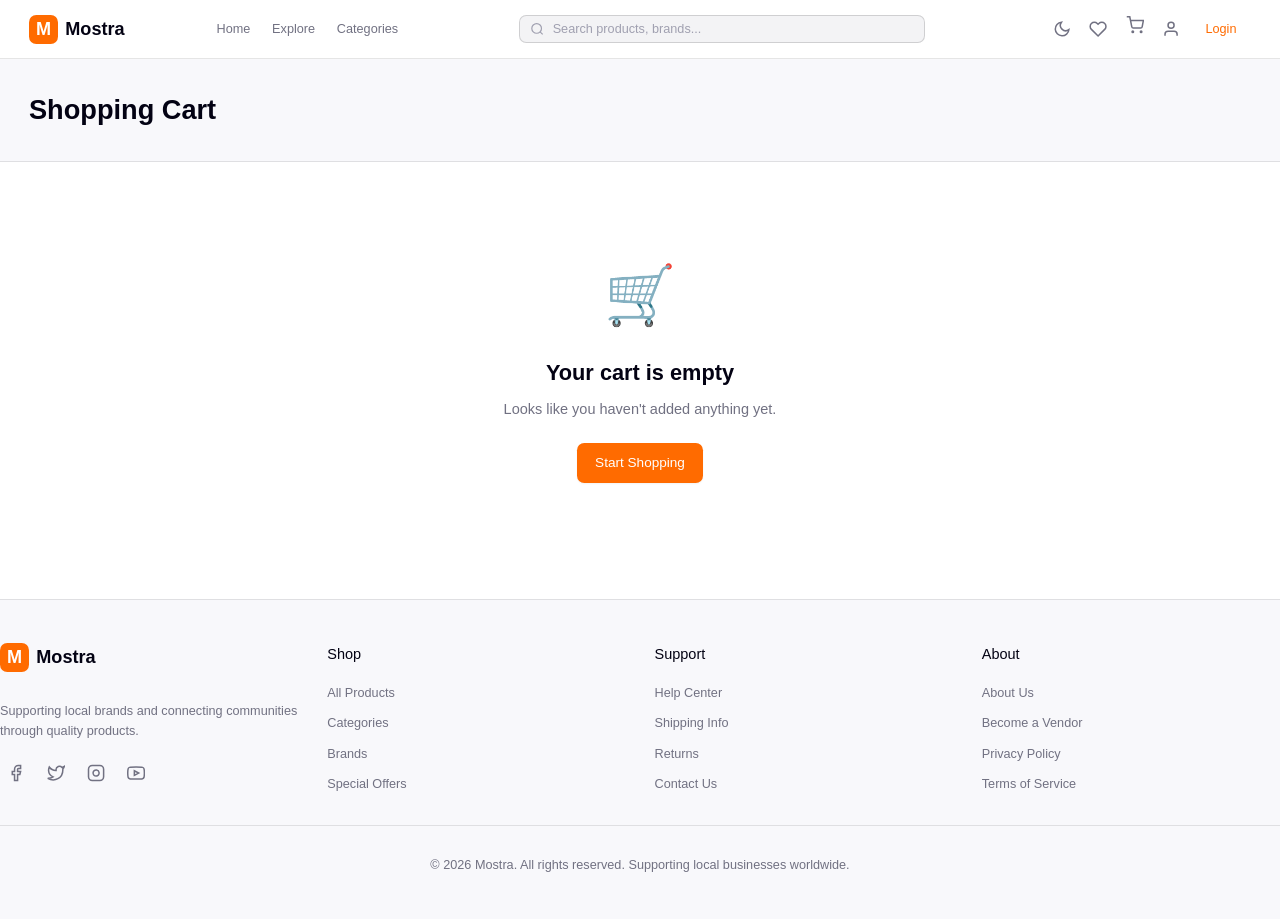
<file: mostra/cart.html>
<!DOCTYPE html>
<html lang="en">
<head>
  <meta charset="UTF-8" />
  <meta name="viewport" content="width=device-width, initial-scale=1.0" />
  <title>Cart – Mostra</title>
  <link rel="stylesheet" href="css/styles.css" />
  <link rel="stylesheet" href="css/layout.css" />
  <link rel="stylesheet" href="css/cart.css" />
</head>
<body>

  <div id="navbar"></div>

  <main>
    <div class="page-header" style="background:var(--surface);border-bottom:1px solid var(--border);padding:2rem 0">
      <div class="container">
        <h1 style="font-size:1.875rem;font-weight:700;color:var(--text-primary)">Shopping Cart</h1>
      </div>
    </div>

    <div class="container" style="padding-top:2rem;padding-bottom:4rem">
      <div class="cart-layout" id="cart-layout">
        <!-- Rendered by JS -->
      </div>
    </div>
  </main>

  <div id="footer"></div>

  <script src="js/components.js"></script>
  <script src="js/main.js"></script>
  <script src="js/cart-page.js"></script>
</body>
</html>
</file>
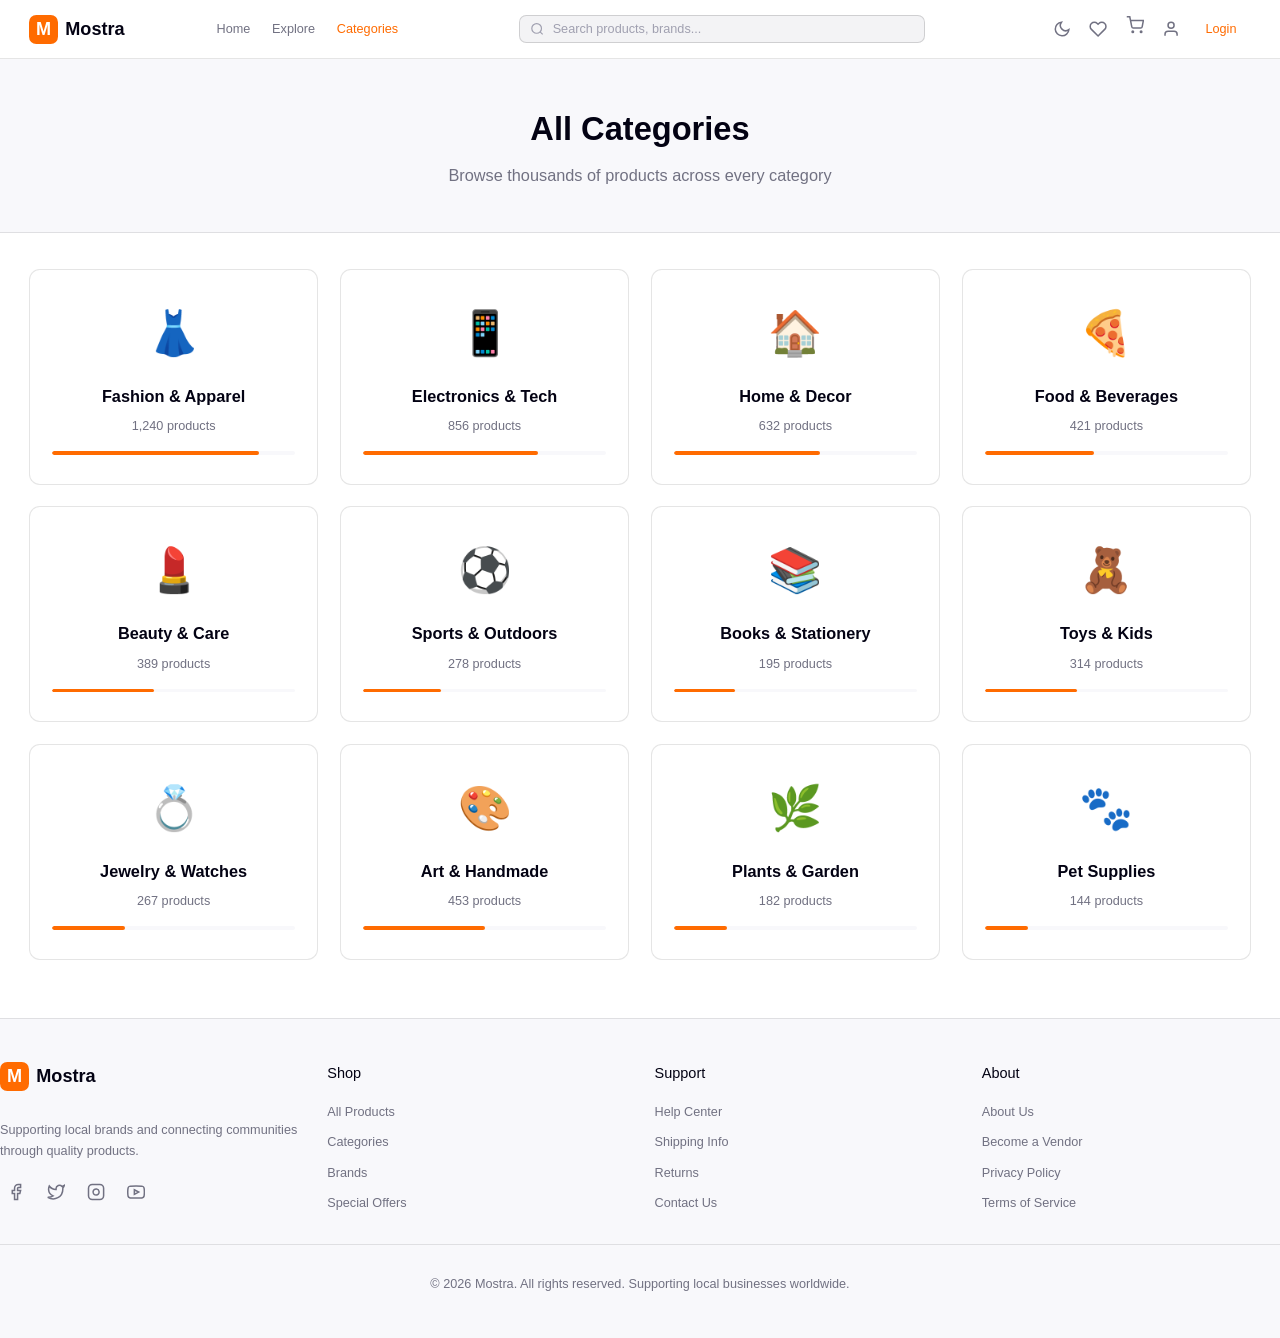
<file: mostra/categories.html>
<!DOCTYPE html>
<html lang="en">
<head>
  <meta charset="UTF-8" />
  <meta name="viewport" content="width=device-width, initial-scale=1.0" />
  <title>Categories – Mostra</title>
  <link rel="stylesheet" href="css/styles.css" />
  <link rel="stylesheet" href="css/layout.css" />
  <link rel="stylesheet" href="css/home.css" />
  <style>
    .cat-hero { padding: 3rem 0; background: var(--surface); border-bottom: 1px solid var(--border); text-align: center; }
    .cat-hero h1 { font-size: 2.25rem; font-weight: 700; color: var(--text-primary); margin-bottom: 0.5rem; }
    .cat-hero p { color: var(--text-secondary); font-size: 1.125rem; }

    .all-categories { display: grid; grid-template-columns: repeat(2, 1fr); gap: 1.5rem; }
    @media (min-width: 640px) { .all-categories { grid-template-columns: repeat(3, 1fr); } }
    @media (min-width: 1024px) { .all-categories { grid-template-columns: repeat(4, 1fr); } }

    .cat-card-big {
      background: var(--card); border: 1px solid var(--border); border-radius: 0.75rem;
      padding: 2rem 1.5rem; text-align: center; cursor: pointer; transition: all .3s;
      text-decoration: none; display: block;
    }
    .cat-card-big:hover { box-shadow: var(--shadow-lg); transform: translateY(-4px); }
    .cat-card-big:hover .cat-card-big__name { color: var(--primary); }
    .cat-card-big__icon { font-size: 3rem; margin-bottom: 1rem; }
    .cat-card-big__name { font-size: 1.125rem; font-weight: 600; color: var(--text-primary); margin-bottom: 0.5rem; transition: color .2s; }
    .cat-card-big__count { font-size: 0.875rem; color: var(--text-secondary); margin-bottom: 1rem; }
    .cat-card-big__bar { height: 0.25rem; background: var(--surface); border-radius: 9999px; overflow: hidden; }
    .cat-card-big__fill { height: 100%; background: var(--primary); border-radius: 9999px; }
  </style>
</head>
<body>

  <div id="navbar"></div>

  <main>
    <div class="cat-hero">
      <div class="container">
        <h1>All Categories</h1>
        <p>Browse thousands of products across every category</p>
      </div>
    </div>

    <div class="container" style="padding-top:2.5rem;padding-bottom:4rem">
      <div class="all-categories" id="all-categories-grid">
        <!-- Rendered by JS -->
      </div>
    </div>
  </main>

  <div id="footer"></div>

  <script src="js/components.js"></script>
  <script src="js/main.js"></script>
  <script>
    const CATS = [
      { id:'fashion',     icon:'👗', name:'Fashion & Apparel',  count:1240, pct:85 },
      { id:'electronics', icon:'📱', name:'Electronics & Tech', count:856,  pct:72 },
      { id:'home-decor',  icon:'🏠', name:'Home & Decor',       count:632,  pct:60 },
      { id:'food',        icon:'🍕', name:'Food & Beverages',   count:421,  pct:45 },
      { id:'beauty',      icon:'💄', name:'Beauty & Care',      count:389,  pct:42 },
      { id:'sports',      icon:'⚽', name:'Sports & Outdoors',  count:278,  pct:32 },
      { id:'books',       icon:'📚', name:'Books & Stationery', count:195,  pct:25 },
      { id:'toys',        icon:'🧸', name:'Toys & Kids',        count:314,  pct:38 },
      { id:'jewelry',     icon:'💍', name:'Jewelry & Watches',  count:267,  pct:30 },
      { id:'art',         icon:'🎨', name:'Art & Handmade',     count:453,  pct:50 },
      { id:'plants',      icon:'🌿', name:'Plants & Garden',    count:182,  pct:22 },
      { id:'pets',        icon:'🐾', name:'Pet Supplies',       count:144,  pct:18 },
    ];

    document.getElementById('all-categories-grid').innerHTML = CATS.map(c => `
      <a href="explore.html?category=${c.id}" class="cat-card-big">
        <div class="cat-card-big__icon">${c.icon}</div>
        <h3 class="cat-card-big__name">${c.name}</h3>
        <p class="cat-card-big__count">${c.count.toLocaleString()} products</p>
        <div class="cat-card-big__bar">
          <div class="cat-card-big__fill" style="width:${c.pct}%"></div>
        </div>
      </a>`).join('');
  </script>
</body>
</html>
</file>
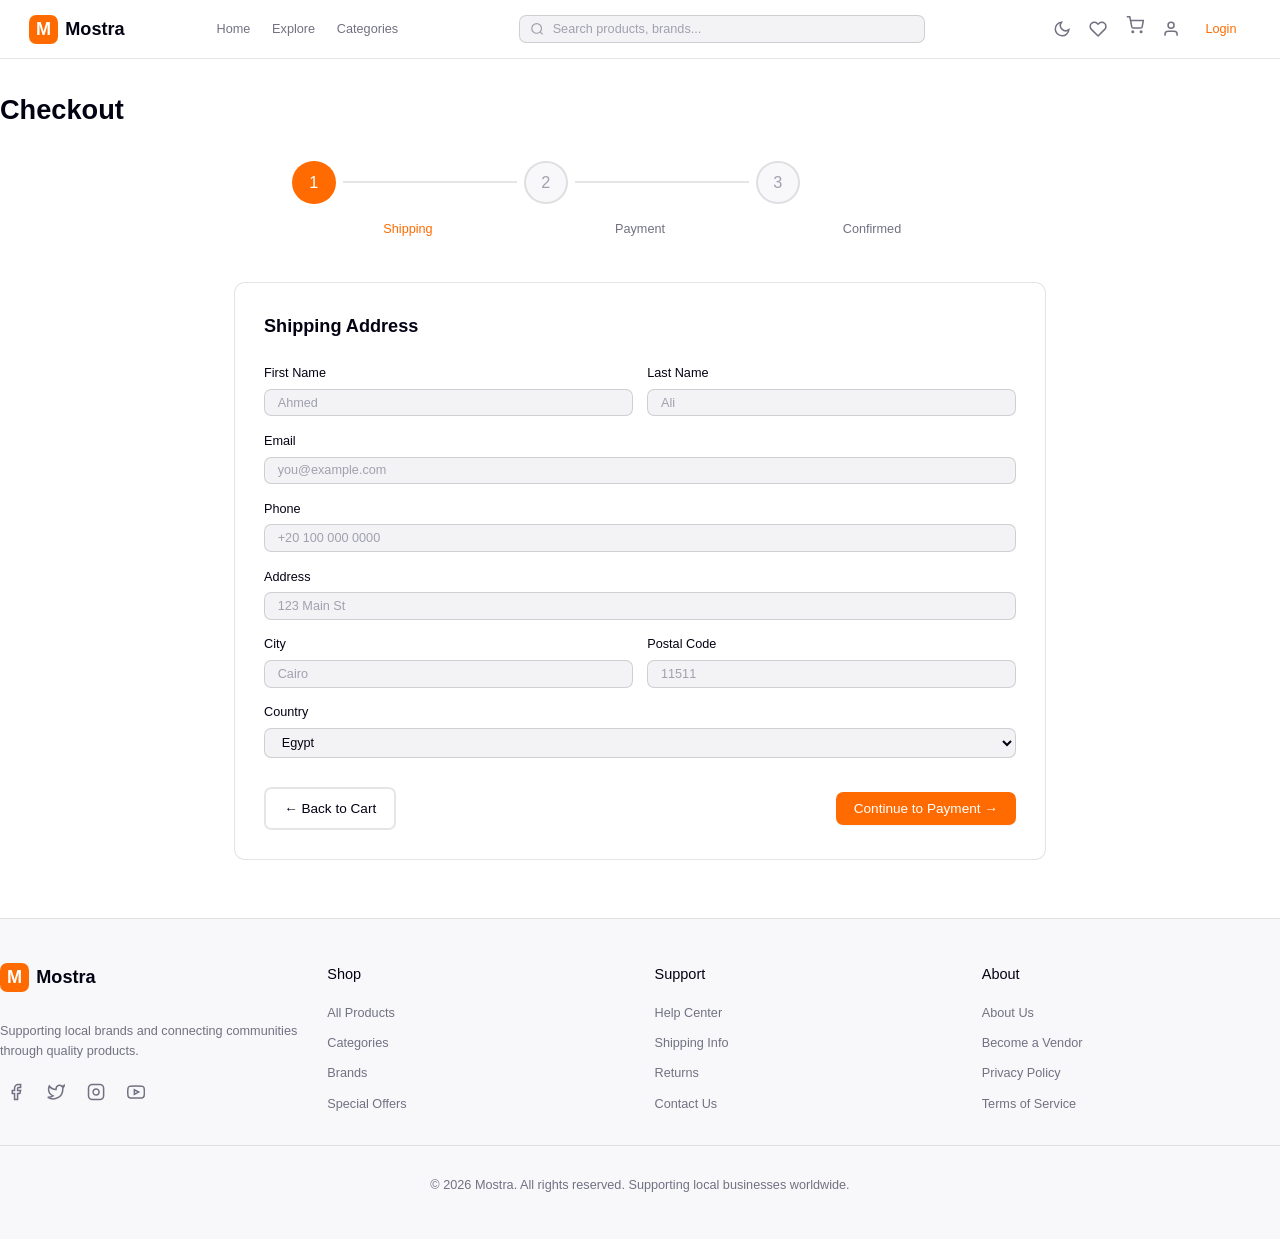
<file: mostra/checkout.html>
<!DOCTYPE html>
<html lang="en">
<head>
  <meta charset="UTF-8" />
  <meta name="viewport" content="width=device-width, initial-scale=1.0" />
  <title>Checkout – Mostra</title>
  <link rel="stylesheet" href="css/styles.css" />
  <link rel="stylesheet" href="css/layout.css" />
  <link rel="stylesheet" href="css/auth.css" />
  <style>
    /* ---- Checkout Page ---- */
    .checkout-page { padding: 2rem 0 4rem; }
    .checkout-title { font-size: 1.875rem; font-weight: 700; color: var(--text-primary); margin-bottom: 2rem; }

    /* Steps */
    .steps { margin-bottom: 3rem; }
    .steps-row {
      display: flex; align-items: center; justify-content: center;
      max-width: 48rem; margin: 0 auto 1rem;
    }
    .step-item { display: flex; align-items: center; flex: 1; }
    .step-circle {
      width: 3rem; height: 3rem; border-radius: 9999px;
      display: flex; align-items: center; justify-content: center;
      font-size: 1.125rem; font-weight: 500; transition: all .2s;
      flex-shrink: 0;
    }
    .step-circle.active   { background: var(--primary); color: #fff; }
    .step-circle.done     { background: var(--success);  color: #fff; }
    .step-circle.inactive { background: var(--surface); border: 2px solid var(--border); color: var(--text-muted); }
    .step-line { flex: 1; height: 2px; margin: 0 0.5rem; }
    .step-line.done     { background: var(--primary); }
    .step-line.inactive { background: var(--border); }
    .step-labels {
      display: flex; justify-content: space-between;
      max-width: 48rem; margin: 0 auto;
    }
    .step-labels span { font-size: 0.875rem; text-align: center; flex: 1; color: var(--text-secondary); }
    .step-labels span.active { color: var(--primary); font-weight: 500; }

    /* Form card */
    .checkout-form-card {
      max-width: 56rem; margin: 0 auto;
      background: var(--card); border: 1px solid var(--border);
      border-radius: 0.75rem; padding: 1.5rem;
    }
    @media (min-width: 768px) { .checkout-form-card { padding: 2rem; } }
    .checkout-form-card h2 { font-size: 1.25rem; font-weight: 600; color: var(--text-primary); margin-bottom: 1.5rem; }

    /* Field grid */
    .field-grid { display: grid; grid-template-columns: 1fr; gap: 1rem; }
    @media (min-width: 768px) { .field-grid { grid-template-columns: repeat(2, 1fr); } }
    .field-full { grid-column: 1 / -1; }

    /* Nav buttons */
    .checkout-nav {
      display: flex; align-items: center; justify-content: space-between;
      margin-top: 2rem; gap: 1rem;
    }
    .checkout-nav.center { justify-content: center; }

    /* Payment summary */
    .payment-layout { display: flex; flex-direction: column; gap: 1.5rem; }
    .summary-box { background: var(--surface); border-radius: 0.75rem; padding: 1.5rem; }
    .summary-box h3 { font-size: 1rem; font-weight: 600; color: var(--text-primary); margin-bottom: 1rem; }
    .summary-row { display: flex; justify-content: space-between; font-size: 1rem; color: var(--text-secondary); margin-bottom: 0.5rem; }
    .summary-row.total { border-top: 1px solid var(--border); padding-top: 0.5rem; margin-top: 0.5rem; font-size: 1.125rem; font-weight: 600; color: var(--text-primary); }

    /* Success */
    .success-screen { text-align: center; padding: 3rem 0; }
    .success-icon {
      width: 5rem; height: 5rem; background: rgba(16,185,129,.1); border-radius: 9999px;
      display: flex; align-items: center; justify-content: center;
      margin: 0 auto 1.5rem;
    }
    .success-icon svg { width: 2.5rem; height: 2.5rem; color: var(--success); }
    .success-title { font-size: 1.5rem; font-weight: 700; color: var(--text-primary); margin-bottom: 1rem; }
    .success-msg { font-size: 1rem; line-height: 1.75; color: var(--text-secondary); margin-bottom: 2rem; max-width: 28rem; margin-left: auto; margin-right: auto; }
    .order-num-card {
      background: var(--card); border: 1px solid var(--border); border-radius: 0.75rem;
      padding: 1.5rem; max-width: 28rem; margin: 0 auto 2rem;
    }
    .order-num-card p { font-size: 0.875rem; color: var(--text-secondary); margin-bottom: 0.5rem; }
    .order-num-card span { font-size: 1.25rem; font-weight: 600; color: var(--text-primary); }
  </style>
</head>
<body>

  <div id="navbar"></div>

  <main>
    <div class="container checkout-page">
      <h1 class="checkout-title">Checkout</h1>

      <!-- Steps -->
      <div class="steps" id="steps-ui"></div>

      <!-- Step content -->
      <div id="checkout-content"></div>
    </div>
  </main>

  <div id="footer"></div>

  <script src="js/components.js"></script>
  <script src="js/main.js"></script>
  <script>
    let step = 1;
    const STEPS = ['Shipping', 'Payment', 'Confirmed'];

    function renderSteps() {
      document.getElementById('steps-ui').innerHTML = `
        <div class="steps-row">
          ${STEPS.map((s, i) => {
            const n = i + 1;
            const cls = n < step ? 'done' : n === step ? 'active' : 'inactive';
            const icon = n < step ? '✓' : n;
            return `
              <div class="step-item">
                <div class="step-circle ${cls}">${icon}</div>
                ${i < STEPS.length - 1 ? `<div class="step-line ${n < step ? 'done' : 'inactive'}"></div>` : ''}
              </div>`;
          }).join('')}
        </div>
        <div class="step-labels">
          ${STEPS.map((s, i) => `<span class="${i+1 === step ? 'active' : ''}">${s}</span>`).join('')}
        </div>`;
    }

    function renderStep() {
      renderSteps();
      if (step === 1) renderShipping();
      else if (step === 2) renderPayment();
      else renderConfirm();
    }

    function renderShipping() {
      document.getElementById('checkout-content').innerHTML = `
        <div class="checkout-form-card">
          <h2>Shipping Address</h2>
          <div class="field-grid">
            <div class="form-group"><label class="form-label">First Name</label><input class="input" placeholder="Ahmed" /></div>
            <div class="form-group"><label class="form-label">Last Name</label><input class="input" placeholder="Ali" /></div>
            <div class="form-group field-full"><label class="form-label">Email</label><input class="input" type="email" placeholder="you@example.com" /></div>
            <div class="form-group field-full"><label class="form-label">Phone</label><input class="input" type="tel" placeholder="+20 100 000 0000" /></div>
            <div class="form-group field-full"><label class="form-label">Address</label><input class="input" placeholder="123 Main St" /></div>
            <div class="form-group"><label class="form-label">City</label><input class="input" placeholder="Cairo" /></div>
            <div class="form-group"><label class="form-label">Postal Code</label><input class="input" placeholder="11511" /></div>
            <div class="form-group field-full"><label class="form-label">Country</label>
              <select class="input">
                <option>Egypt</option><option>Saudi Arabia</option><option>UAE</option>
                <option>Jordan</option><option>Kuwait</option>
              </select>
            </div>
          </div>
          <div class="checkout-nav">
            <a href="cart.html" class="btn btn-outline btn-lg">← Back to Cart</a>
            <button class="btn btn-primary btn-lg" onclick="step=2;renderStep()">
              Continue to Payment →
            </button>
          </div>
        </div>`;
    }

    function renderPayment() {
      const subtotal = Cart.total() || 49.99;
      const shipping = subtotal > 50 ? 0 : 5.99;
      const total = subtotal + shipping;
      document.getElementById('checkout-content').innerHTML = `
        <div class="checkout-form-card">
          <div class="payment-layout">
            <div>
              <h2>Payment Details</h2>
              <div class="field-grid">
                <div class="form-group field-full"><label class="form-label">Card Number</label><input class="input" placeholder="1234 5678 9012 3456" maxlength="19" /></div>
                <div class="form-group field-full"><label class="form-label">Cardholder Name</label><input class="input" placeholder="Ahmed Ali" /></div>
                <div class="form-group"><label class="form-label">Expiry Date</label><input class="input" placeholder="MM / YY" maxlength="7" /></div>
                <div class="form-group"><label class="form-label">CVV</label><input class="input" placeholder="123" maxlength="4" /></div>
              </div>
            </div>
            <div class="summary-box">
              <h3>Order Summary</h3>
              <div class="summary-row"><span>Subtotal</span><span>$${subtotal.toFixed(2)}</span></div>
              <div class="summary-row"><span>Shipping</span><span>${shipping === 0 ? 'FREE' : '$' + shipping.toFixed(2)}</span></div>
              <div class="summary-row total"><span>Total</span><span>$${total.toFixed(2)}</span></div>
            </div>
          </div>
          <div class="checkout-nav">
            <button class="btn btn-outline btn-lg" onclick="step=1;renderStep()">← Back</button>
            <button class="btn btn-primary btn-lg" onclick="placeOrder()">
              Place Order →
            </button>
          </div>
        </div>`;
    }

    function placeOrder() {
      // Clear cart
      Cart.items = [];
      localStorage.setItem('mostra-cart', '[]');
      Cart.updateBadge();
      step = 3;
      renderStep();
    }

    function renderConfirm() {
      const orderId = 'MST-' + Math.floor(100000 + Math.random() * 900000);
      document.getElementById('checkout-content').innerHTML = `
        <div class="checkout-form-card">
          <div class="success-screen">
            <div class="success-icon">
              <svg viewBox="0 0 24 24" fill="none" stroke="currentColor" stroke-width="2.5">
                <polyline points="20 6 9 17 4 12"/>
              </svg>
            </div>
            <h2 class="success-title">Order Confirmed! 🎉</h2>
            <p class="success-msg">Thank you for your purchase! Your order has been confirmed and will be delivered within 3–5 business days.</p>
            <div class="order-num-card">
              <p>Your Order Number</p>
              <span>${orderId}</span>
            </div>
            <div class="checkout-nav center" style="gap:1rem;flex-wrap:wrap">
              <a href="profile.html#orders" class="btn btn-primary btn-lg">View My Orders</a>
              <a href="index.html" class="btn btn-outline btn-lg">Continue Shopping</a>
            </div>
          </div>
        </div>`;
    }

    document.addEventListener('DOMContentLoaded', renderStep);
  </script>
</body>
</html>
</file>
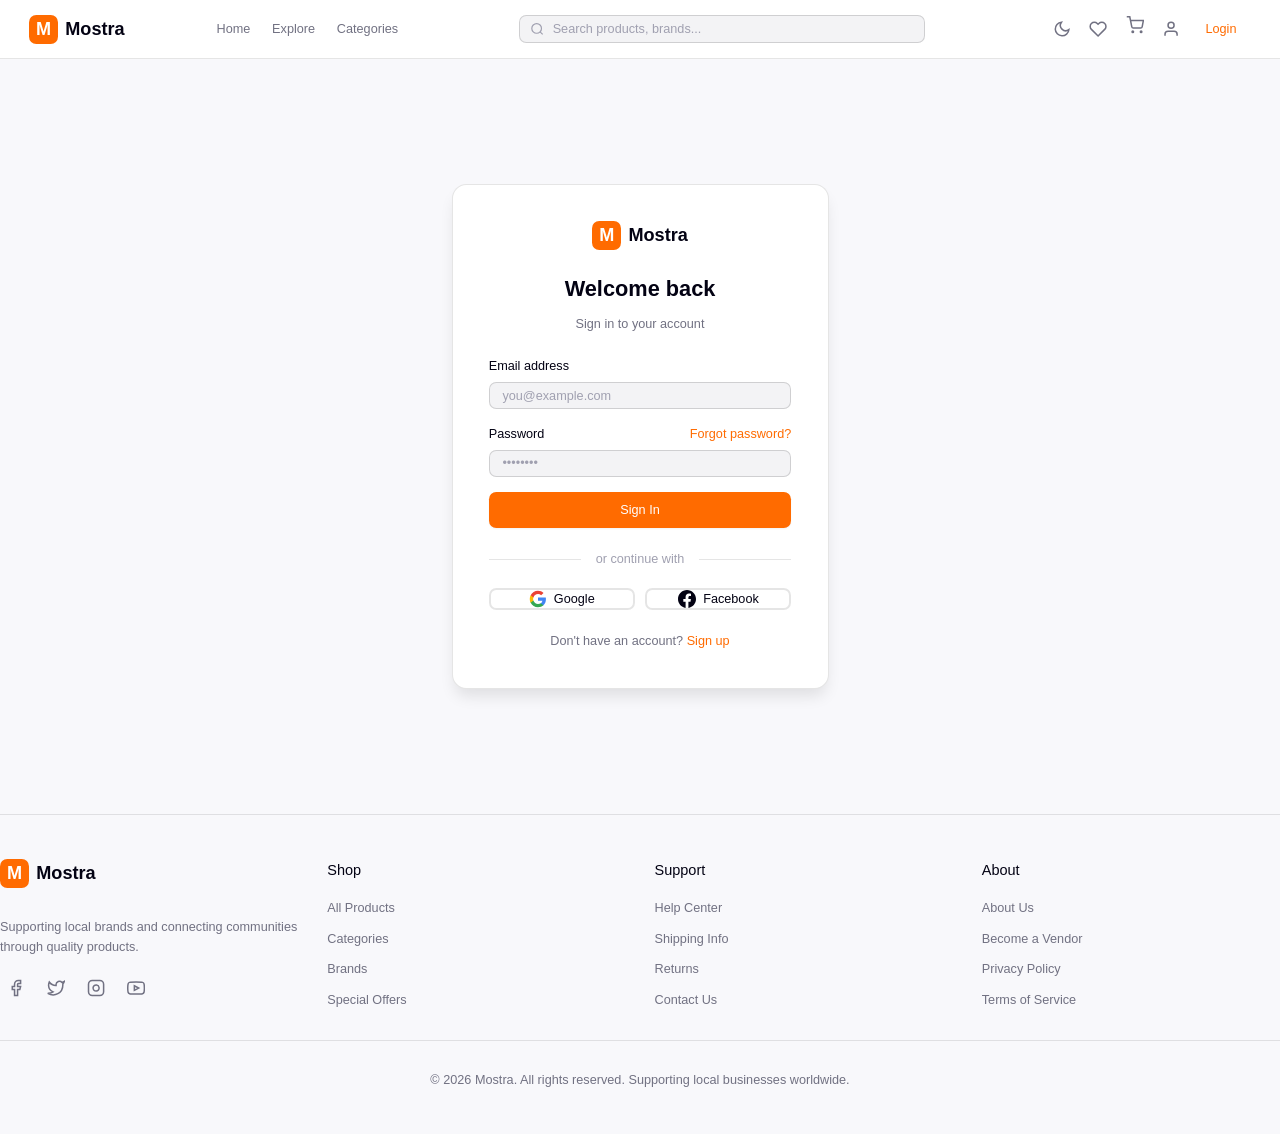
<file: mostra/login.html>
<!DOCTYPE html>
<html lang="en">
<head>
  <meta charset="UTF-8" />
  <meta name="viewport" content="width=device-width, initial-scale=1.0" />
  <title>Login – Mostra</title>
  <link rel="stylesheet" href="css/styles.css" />
  <link rel="stylesheet" href="css/layout.css" />
  <link rel="stylesheet" href="css/auth.css" />
</head>
<body>

  <div id="navbar"></div>

  <main>
    <div class="auth-page">
      <div class="auth-card">
        <!-- Logo -->
        <div class="auth-card__logo">
          <div class="navbar__logo-icon"><span>M</span></div>
          <span class="navbar__logo-text">Mostra</span>
        </div>

        <h1 class="auth-card__title">Welcome back</h1>
        <p class="auth-card__subtitle">Sign in to your account</p>

        <form class="auth-form" id="login-form" onsubmit="handleLogin(event)">
          <div class="form-group">
            <label class="form-label" for="email">Email address</label>
            <input type="email" id="email" class="input" placeholder="you@example.com" required />
          </div>

          <div class="form-group">
            <div style="display:flex;justify-content:space-between;align-items:center;margin-bottom:0.375rem">
              <label class="form-label" for="password" style="margin-bottom:0">Password</label>
              <a href="#" class="auth-link">Forgot password?</a>
            </div>
            <div style="position:relative">
              <input type="password" id="password" class="input" placeholder="••••••••" required />
            </div>
          </div>

          <button type="submit" class="btn btn-primary" style="width:100%;padding:0.75rem">
            Sign In
          </button>
        </form>

        <div class="auth-divider"><span>or continue with</span></div>

        <div class="auth-social">
          <button class="btn btn-outline auth-social-btn">
            <svg width="18" height="18" viewBox="0 0 24 24">
              <path fill="#4285F4" d="M22.56 12.25c0-.78-.07-1.53-.2-2.25H12v4.26h5.92c-.26 1.37-1.04 2.53-2.21 3.31v2.77h3.57c2.08-1.92 3.28-4.74 3.28-8.09z"/>
              <path fill="#34A853" d="M12 23c2.97 0 5.46-.98 7.28-2.66l-3.57-2.77c-.98.66-2.23 1.06-3.71 1.06-2.86 0-5.29-1.93-6.16-4.53H2.18v2.84C3.99 20.53 7.7 23 12 23z"/>
              <path fill="#FBBC05" d="M5.84 14.09c-.22-.66-.35-1.36-.35-2.09s.13-1.43.35-2.09V7.07H2.18C1.43 8.55 1 10.22 1 12s.43 3.45 1.18 4.93l2.85-2.22.81-.62z"/>
              <path fill="#EA4335" d="M12 5.38c1.62 0 3.06.56 4.21 1.64l3.15-3.15C17.45 2.09 14.97 1 12 1 7.7 1 3.99 3.47 2.18 7.07l3.66 2.84c.87-2.6 3.3-4.53 6.16-4.53z"/>
            </svg>
            Google
          </button>
          <button class="btn btn-outline auth-social-btn">
            <svg width="18" height="18" viewBox="0 0 24 24" fill="currentColor">
              <path d="M24 12.073c0-6.627-5.373-12-12-12s-12 5.373-12 12c0 5.99 4.388 10.954 10.125 11.854v-8.385H7.078v-3.47h3.047V9.43c0-3.007 1.792-4.669 4.533-4.669 1.312 0 2.686.235 2.686.235v2.953H15.83c-1.491 0-1.956.925-1.956 1.874v2.25h3.328l-.532 3.47h-2.796v8.385C19.612 23.027 24 18.062 24 12.073z"/>
            </svg>
            Facebook
          </button>
        </div>

        <p class="auth-footer">
          Don't have an account? <a href="signup.html" class="auth-link">Sign up</a>
        </p>
      </div>
    </div>
  </main>

  <div id="footer"></div>

  <script src="js/components.js"></script>
  <script src="js/main.js"></script>
  <script>
    function handleLogin(e) {
      e.preventDefault();
      const btn = e.target.querySelector('button[type=submit]');
      btn.textContent = 'Signing in...';
      btn.disabled = true;
      setTimeout(() => {
        window.location.href = 'index.html';
      }, 1000);
    }
  </script>
</body>
</html>
</file>
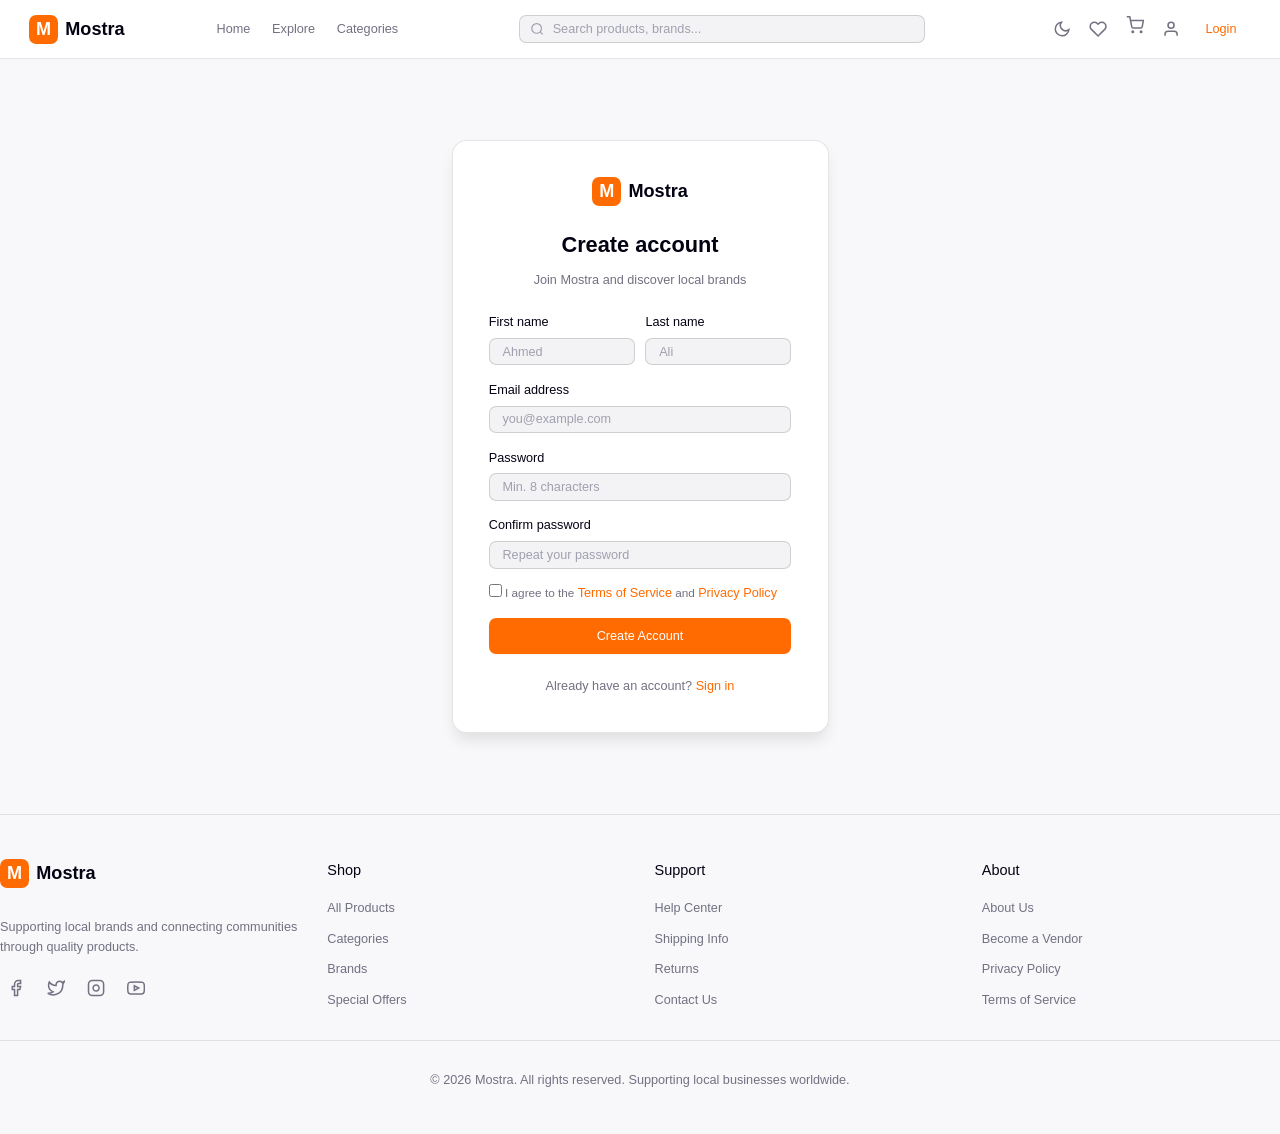
<file: mostra/signup.html>
<!DOCTYPE html>
<html lang="en">
<head>
  <meta charset="UTF-8" />
  <meta name="viewport" content="width=device-width, initial-scale=1.0" />
  <title>Sign Up – Mostra</title>
  <link rel="stylesheet" href="css/styles.css" />
  <link rel="stylesheet" href="css/layout.css" />
  <link rel="stylesheet" href="css/auth.css" />
</head>
<body>

  <div id="navbar"></div>

  <main>
    <div class="auth-page">
      <div class="auth-card">
        <div class="auth-card__logo">
          <div class="navbar__logo-icon"><span>M</span></div>
          <span class="navbar__logo-text">Mostra</span>
        </div>

        <h1 class="auth-card__title">Create account</h1>
        <p class="auth-card__subtitle">Join Mostra and discover local brands</p>

        <form class="auth-form" id="signup-form" onsubmit="handleSignup(event)">
          <div style="display:grid;grid-template-columns:1fr 1fr;gap:0.75rem">
            <div class="form-group">
              <label class="form-label" for="first-name">First name</label>
              <input type="text" id="first-name" class="input" placeholder="Ahmed" required />
            </div>
            <div class="form-group">
              <label class="form-label" for="last-name">Last name</label>
              <input type="text" id="last-name" class="input" placeholder="Ali" required />
            </div>
          </div>

          <div class="form-group">
            <label class="form-label" for="email">Email address</label>
            <input type="email" id="email" class="input" placeholder="you@example.com" required />
          </div>

          <div class="form-group">
            <label class="form-label" for="password">Password</label>
            <input type="password" id="password" class="input" placeholder="Min. 8 characters" required minlength="8" />
          </div>

          <div class="form-group">
            <label class="form-label" for="confirm-password">Confirm password</label>
            <input type="password" id="confirm-password" class="input" placeholder="Repeat your password" required />
          </div>

          <label class="filter-label" style="font-size:0.8125rem;color:var(--text-secondary)">
            <input type="checkbox" required style="accent-color:var(--primary)" />
            I agree to the <a href="terms.html" class="auth-link">Terms of Service</a> and <a href="privacy.html" class="auth-link">Privacy Policy</a>
          </label>

          <button type="submit" class="btn btn-primary" style="width:100%;padding:0.75rem">
            Create Account
          </button>
        </form>

        <p class="auth-footer">
          Already have an account? <a href="login.html" class="auth-link">Sign in</a>
        </p>
      </div>
    </div>
  </main>

  <div id="footer"></div>

  <script src="js/components.js"></script>
  <script src="js/main.js"></script>
  <script>
    function handleSignup(e) {
      e.preventDefault();
      const pwd = document.getElementById('password').value;
      const confirm = document.getElementById('confirm-password').value;
      if (pwd !== confirm) {
        alert('Passwords do not match');
        return;
      }
      const btn = e.target.querySelector('button[type=submit]');
      btn.textContent = 'Creating account...';
      btn.disabled = true;
      setTimeout(() => {
        window.location.href = 'index.html';
      }, 1000);
    }
  </script>
</body>
</html>
</file>
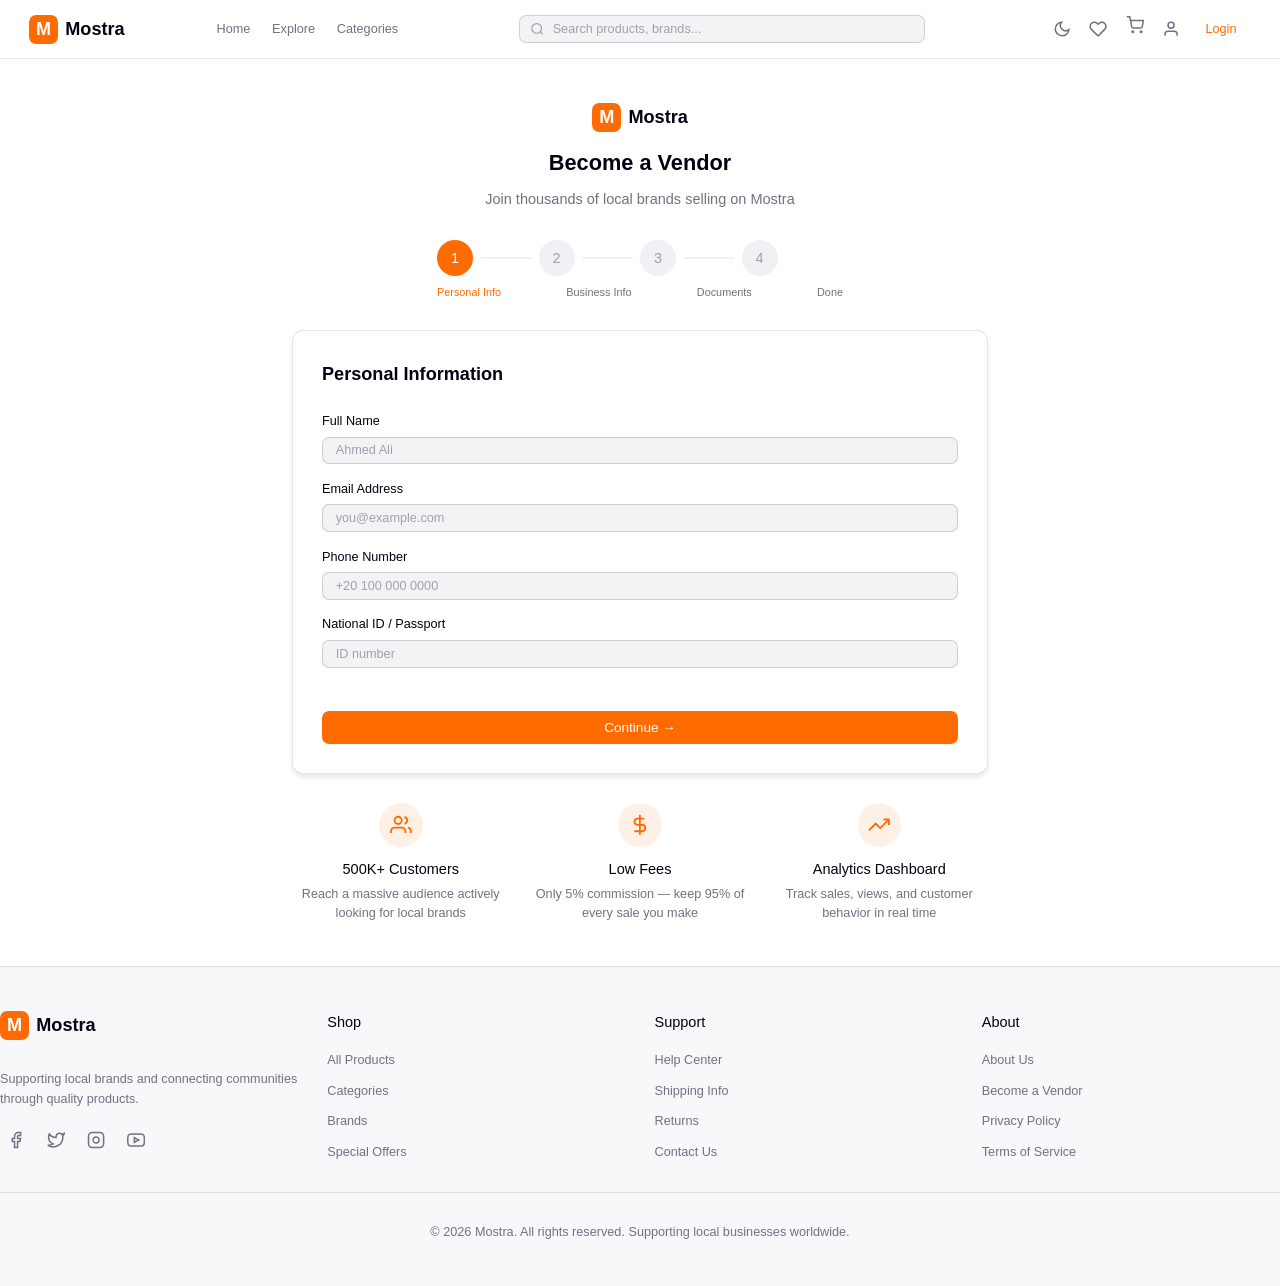
<file: mostra/vendors.html>
<!DOCTYPE html>
<html lang="en">
<head>
  <meta charset="UTF-8" />
  <meta name="viewport" content="width=device-width, initial-scale=1.0" />
  <title>Become a Vendor – Mostra</title>
  <link rel="stylesheet" href="css/styles.css" />
  <link rel="stylesheet" href="css/layout.css" />
  <link rel="stylesheet" href="css/auth.css" />
  <link rel="stylesheet" href="css/vendor.css" />
</head>
<body>

  <div id="navbar"></div>

  <main>
    <div class="vendor-page">

      <!-- Header -->
      <div class="vendor-header">
        <a href="index.html" class="navbar__logo" style="justify-content:center;margin-bottom:1rem">
          <div class="navbar__logo-icon"><span>M</span></div>
          <span class="navbar__logo-text">Mostra</span>
        </a>
        <h1 class="vendor-header__title">Become a Vendor</h1>
        <p class="vendor-header__sub">Join thousands of local brands selling on Mostra</p>
      </div>

      <!-- Steps -->
      <div class="vendor-steps" id="vendor-steps"></div>

      <!-- Form card -->
      <div class="vendor-form-card" id="vendor-form">
        <!-- Rendered by JS -->
      </div>

      <!-- Benefits -->
      <div class="vendor-benefits" id="vendor-benefits">
        <div class="benefit-card">
          <div class="benefit-icon">
            <svg viewBox="0 0 24 24" fill="none" stroke="currentColor" stroke-width="2">
              <path d="M17 21v-2a4 4 0 0 0-4-4H5a4 4 0 0 0-4 4v2"/><circle cx="9" cy="7" r="4"/>
              <path d="M23 21v-2a4 4 0 0 0-3-3.87"/><path d="M16 3.13a4 4 0 0 1 0 7.75"/>
            </svg>
          </div>
          <h4>500K+ Customers</h4>
          <p>Reach a massive audience actively looking for local brands</p>
        </div>
        <div class="benefit-card">
          <div class="benefit-icon">
            <svg viewBox="0 0 24 24" fill="none" stroke="currentColor" stroke-width="2">
              <line x1="12" y1="1" x2="12" y2="23"/><path d="M17 5H9.5a3.5 3.5 0 0 0 0 7h5a3.5 3.5 0 0 1 0 7H6"/>
            </svg>
          </div>
          <h4>Low Fees</h4>
          <p>Only 5% commission — keep 95% of every sale you make</p>
        </div>
        <div class="benefit-card">
          <div class="benefit-icon">
            <svg viewBox="0 0 24 24" fill="none" stroke="currentColor" stroke-width="2">
              <polyline points="23 6 13.5 15.5 8.5 10.5 1 18"/><polyline points="17 6 23 6 23 12"/>
            </svg>
          </div>
          <h4>Analytics Dashboard</h4>
          <p>Track sales, views, and customer behavior in real time</p>
        </div>
      </div>

    </div>
  </main>

  <div id="footer"></div>

  <script src="js/components.js"></script>
  <script src="js/main.js"></script>
  <script>
    let vStep = 1;
    const VSTEPS = ['Personal Info', 'Business Info', 'Documents', 'Done'];

    function renderVSteps() {
      document.getElementById('vendor-steps').innerHTML = `
        <div class="vs-row">
          ${VSTEPS.map((s, i) => {
            const n = i + 1;
            const cls = n < vStep ? 'done' : n === vStep ? 'active' : 'inactive';
            return `
              <div class="vs-item">
                <div class="vs-circle ${cls}">${n < vStep ? '✓' : n}</div>
                ${i < VSTEPS.length - 1 ? `<div class="vs-line ${n < vStep ? 'done' : 'inactive'}"></div>` : ''}
              </div>`;
          }).join('')}
        </div>
        <div class="vs-labels">
          ${VSTEPS.map((s, i) => `<span class="${i+1 === vStep ? 'active' : ''}">${s}</span>`).join('')}
        </div>`;
    }

    function renderVStep() {
      renderVSteps();
      const card = document.getElementById('vendor-form');
      const benefits = document.getElementById('vendor-benefits');
      if (vStep === 4) { benefits.style.display = 'none'; }
      if (vStep === 1) renderVStep1(card);
      else if (vStep === 2) renderVStep2(card);
      else if (vStep === 3) renderVStep3(card);
      else renderVSuccess(card);
    }

    function navBtns(showBack = true) {
      const label = vStep === 3 ? 'Submit Application' : 'Continue →';
      return `<div class="vendor-nav">
        ${showBack ? `<button class="btn btn-outline btn-lg" style="flex:1" onclick="vStep--;renderVStep()">← Back</button>` : ''}
        <button class="btn btn-primary btn-lg" style="flex:1" onclick="vStep++;renderVStep()">${label}</button>
      </div>`;
    }

    function renderVStep1(card) {
      card.innerHTML = `
        <h2>Personal Information</h2>
        <div class="vendor-fields">
          <div class="form-group"><label class="form-label">Full Name</label><input class="input" placeholder="Ahmed Ali" /></div>
          <div class="form-group"><label class="form-label">Email Address</label><input class="input" type="email" placeholder="you@example.com" /></div>
          <div class="form-group"><label class="form-label">Phone Number</label><input class="input" type="tel" placeholder="+20 100 000 0000" /></div>
          <div class="form-group"><label class="form-label">National ID / Passport</label><input class="input" placeholder="ID number" /></div>
        </div>
        ${navBtns(false)}`;
    }

    function renderVStep2(card) {
      card.innerHTML = `
        <h2>Business Information</h2>
        <div class="vendor-fields">
          <div class="form-group"><label class="form-label">Business Name</label><input class="input" placeholder="Your Brand Name" /></div>
          <div class="form-group"><label class="form-label">Business Type</label>
            <select class="input">
              <option value="">Select type…</option>
              <option>Sole Proprietorship</option>
              <option>Partnership</option>
              <option>LLC / Corporation</option>
              <option>Freelancer / Artisan</option>
            </select>
          </div>
          <div class="form-group"><label class="form-label">Business Category</label>
            <select class="input">
              <option value="">Select category…</option>
              <option>Fashion & Apparel</option>
              <option>Home & Decor</option>
              <option>Food & Beverages</option>
              <option>Beauty & Personal Care</option>
              <option>Electronics & Tech</option>
              <option>Arts & Crafts</option>
              <option>Other</option>
            </select>
          </div>
          <div class="form-group"><label class="form-label">Business Address</label><input class="input" placeholder="123 Main St, Cairo" /></div>
          <div class="form-group"><label class="form-label">Website / Social Media (optional)</label><input class="input" placeholder="https://instagram.com/yourbrand" /></div>
        </div>
        ${navBtns()}`;
    }

    function renderVStep3(card) {
      card.innerHTML = `
        <h2>Documents & Agreement</h2>
        <div class="docs-info">
          <h4>Required Documents</h4>
          <p>Please upload clear photos or scans of the following:</p>
          <ul>
            <li>National ID or Passport (front & back)</li>
            <li>Business registration certificate (if applicable)</li>
            <li>Tax registration card (if applicable)</li>
          </ul>
          <p class="docs-note">Accepted formats: JPG, PNG, PDF — max 5MB each. Processing takes 1–3 business days.</p>
        </div>
        <div class="vendor-fields">
          <div class="form-group"><label class="form-label">National ID / Passport</label><input class="input" type="file" accept=".jpg,.png,.pdf" /></div>
          <div class="form-group"><label class="form-label">Business Certificate (optional)</label><input class="input" type="file" accept=".jpg,.png,.pdf" /></div>
        </div>
        <label class="filter-label" style="margin:1rem 0">
          <input type="checkbox" style="accent-color:var(--primary)" required />
          I agree to Mostra's <a href="terms.html" style="color:var(--primary)">Vendor Terms</a> and <a href="privacy.html" style="color:var(--primary)">Privacy Policy</a>
        </label>
        ${navBtns()}`;
    }

    function renderVSuccess(card) {
      card.innerHTML = `
        <div class="vendor-success">
          <div class="vendor-success__icon">
            <svg viewBox="0 0 24 24" fill="none" stroke="currentColor" stroke-width="2.5">
              <polyline points="20 6 9 17 4 12"/>
            </svg>
          </div>
          <h2>Application Submitted! 🎉</h2>
          <p>Thank you for applying to become a Mostra vendor. Our team will review your application and contact you within 1–3 business days.</p>
          <div class="vendor-success__actions">
            <a href="vendor-dashboard.html" class="btn btn-primary btn-lg">Go to Dashboard</a>
            <a href="index.html" class="btn btn-outline btn-lg">Back to Home</a>
          </div>
        </div>`;
    }

    document.addEventListener('DOMContentLoaded', renderVStep);
  </script>
</body>
</html>
</file>
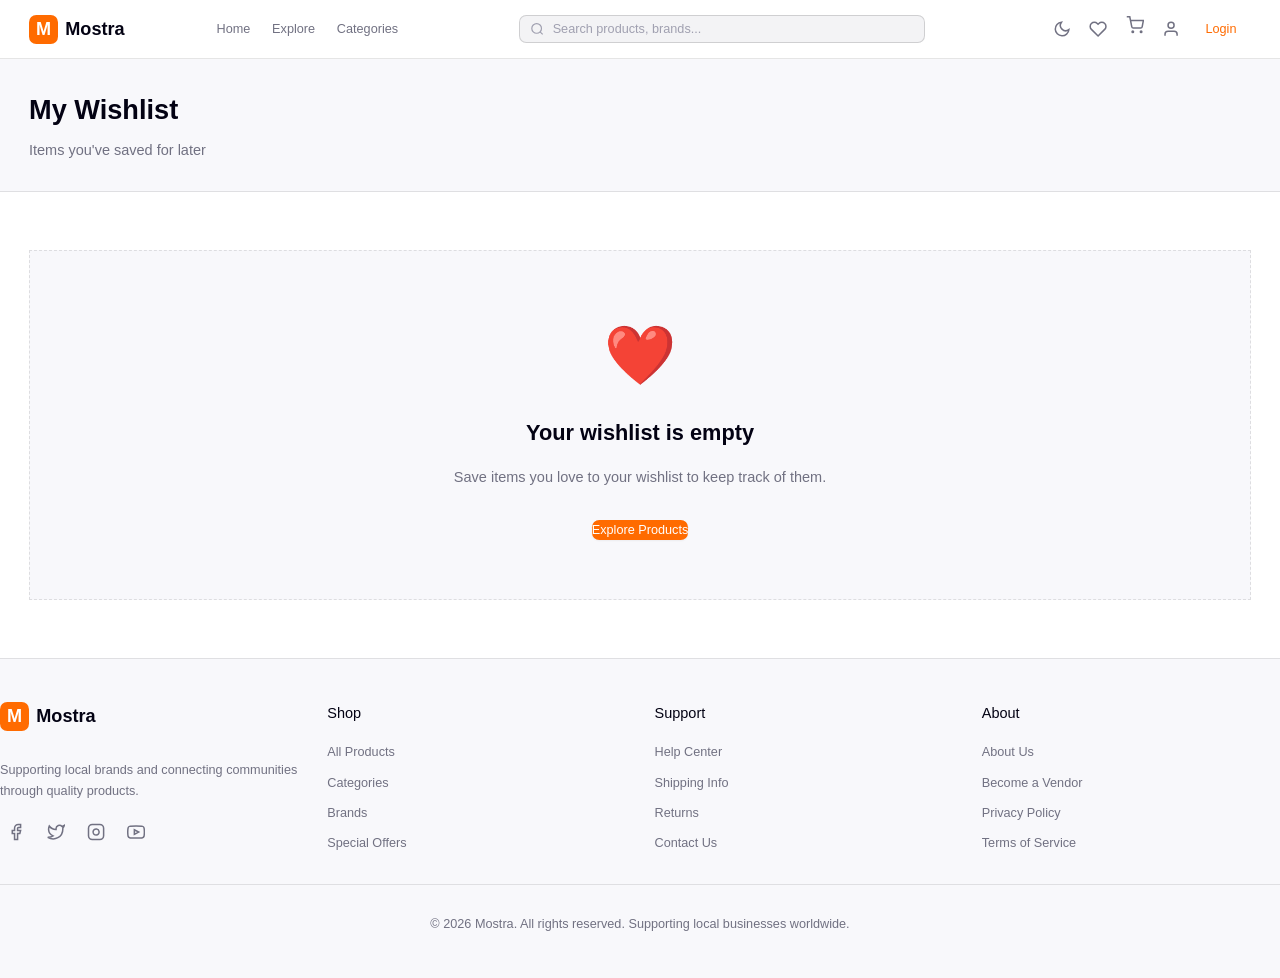
<file: mostra/wishlist.html>
<!DOCTYPE html>
<html lang="en">
<head>
  <meta charset="UTF-8" />
  <meta name="viewport" content="width=device-width, initial-scale=1.0" />
  <title>Wishlist – Mostra</title>
  <link rel="stylesheet" href="css/styles.css" />
  <link rel="stylesheet" href="css/layout.css" />
</head>
<body>
  <div id="navbar"></div>

  <main>
    <div class="page-header" style="background:var(--surface);border-bottom:1px solid var(--border);padding:2rem 0">
      <div class="container">
        <h1 style="font-size:1.875rem;font-weight:700;color:var(--text-primary)">My Wishlist</h1>
        <p style="color:var(--text-secondary);margin-top:0.5rem">Items you've saved for later</p>
      </div>
    </div>

    <div class="container" style="padding-top:2rem;padding-bottom:4rem">
      <div id="wishlist-empty" style="text-align:center; padding:4rem 0; background:var(--surface); border:1px dashed var(--border); border-radius:var(--radius-lg); margin-top:2rem;">
        <div style="font-size:4rem; margin-bottom:1rem;">❤️</div>
        <h2 style="margin-bottom:1rem; color:var(--text-primary);">Your wishlist is empty</h2>
        <p style="color:var(--text-secondary); margin-bottom:2rem;">Save items you love to your wishlist to keep track of them.</p>
        <a href="explore.html" class="btn btn-primary">Explore Products</a>
      </div>
    </div>
  </main>

  <div id="footer"></div>

  <script src="js/components.js"></script>
  <script src="js/main.js"></script>
</body>
</html>
</file>
<file: mostra/css/styles.css>
/* ===========================
   MOSTRA - Main Stylesheet
   =========================== */

/* --- CSS Variables (Light Theme) --- */
:root {
  --background: #ffffff;
  --foreground: #030213;
  --card: #ffffff;
  --card-foreground: #030213;
  --primary: #ff6b00;
  --primary-hover: #e55f00;
  --primary-foreground: #ffffff;
  --secondary: #f0f0f5;
  --secondary-foreground: #030213;
  --muted: #ececf0;
  --muted-foreground: #717182;
  --accent: #e9ebef;
  --destructive: #d4183d;
  --destructive-foreground: #ffffff;
  --success: #16a34a;
  --success-foreground: #ffffff;
  --warning: #f59e0b;
  --warning-foreground: #ffffff;
  --border: rgba(0, 0, 0, 0.1);
  --input-background: #f3f3f5;
  --input-border: rgba(0, 0, 0, 0.15);
  --surface: #f8f8fb;
  --surface-hover: #f0f0f5;
  --text-primary: #030213;
  --text-secondary: #717182;
  --text-muted: #a0a0b0;
  --radius: 0.5rem;
  --shadow-sm: 0 1px 2px rgba(0,0,0,0.05);
  --shadow-md: 0 4px 6px -1px rgba(0,0,0,0.1);
  --shadow-lg: 0 10px 15px -3px rgba(0,0,0,0.1);
  --shadow-xl: 0 20px 25px -5px rgba(0,0,0,0.1);
}

/* --- Dark Theme --- */
body.dark {
  --background: #0a0a0f;
  --foreground: #f5f5fa;
  --card: #111118;
  --card-foreground: #f5f5fa;
  --primary: #ff7a1a;
  --primary-hover: #ff8c33;
  --primary-foreground: #ffffff;
  --secondary: #1e1e2a;
  --secondary-foreground: #f5f5fa;
  --muted: #1e1e2a;
  --muted-foreground: #9090a0;
  --accent: #1e1e2a;
  --destructive: #7f1d1d;
  --destructive-foreground: #f87171;
  --success: #14532d;
  --success-foreground: #86efac;
  --warning: #92400e;
  --warning-foreground: #fcd34d;
  --border: rgba(255, 255, 255, 0.1);
  --input-background: #1e1e2a;
  --input-border: rgba(255, 255, 255, 0.15);
  --surface: #161620;
  --surface-hover: #1e1e2a;
  --text-primary: #f5f5fa;
  --text-secondary: #9090a0;
  --text-muted: #60607a;
}

/* --- Reset & Base --- */
*, *::before, *::after {
  box-sizing: border-box;
  margin: 0;
  padding: 0;
}

html {
  font-size: 14.5px;
  scroll-behavior: smooth;
}

body {
  font-family: -apple-system, BlinkMacSystemFont, 'Segoe UI', Roboto, Oxygen, sans-serif;
  background-color: var(--background);
  color: var(--foreground);
  line-height: 1.6;
  min-height: 100vh;
  display: flex;
  flex-direction: column;
  transition: background-color 0.3s ease, color 0.3s ease;
}

a {
  color: inherit;
  text-decoration: none;
}

img {
  max-width: 100%;
  display: block;
}

ul {
  list-style: none;
}

button {
  cursor: pointer;
  font-family: inherit;
  border: none;
  background: none;
}

input, textarea, select {
  font-family: inherit;
  font-size: inherit;
}

/* --- Layout --- */
.container {
  max-width: 1280px;
  margin: 0 auto;
  padding: 0 1rem;
}

@media (min-width: 640px) {
  .container { padding: 0 1.5rem; }
}

@media (min-width: 1024px) {
  .container { padding: 0 2rem; }
}

main {
  flex: 1;
}

/* --- Utility Classes --- */
.sr-only {
  position: absolute;
  width: 1px;
  height: 1px;
  overflow: hidden;
  clip: rect(0,0,0,0);
  white-space: nowrap;
}

.hidden { display: none !important; }
.flex { display: flex; }
.items-center { align-items: center; }
.justify-between { justify-content: space-between; }
.gap-2 { gap: 0.5rem; }
.gap-4 { gap: 1rem; }
.line-clamp-2 {
  display: -webkit-box;
  -webkit-line-clamp: 2;
  -webkit-box-orient: vertical;
  overflow: hidden;
}

/* ===========================
   COMPONENTS
   =========================== */

/* --- Badge --- */
.badge {
  display: inline-flex;
  align-items: center;
  padding: 0.125rem 0.625rem;
  border-radius: 9999px;
  font-size: 0.75rem;
  font-weight: 500;
}

.badge-default   { background: var(--secondary); color: var(--secondary-foreground); }
.badge-primary   { background: var(--primary);   color: var(--primary-foreground); }
.badge-success   { background: var(--success);   color: var(--success-foreground); }
.badge-warning   { background: var(--warning);   color: var(--warning-foreground); }
.badge-destructive { background: var(--destructive); color: var(--destructive-foreground); }

/* --- Button --- */
.btn {
  display: inline-flex;
  align-items: center;
  justify-content: center;
  gap: 0.4rem;
  border-radius: var(--radius);
  font-weight: 500;
  font-size: 0.875rem;
  transition: all 0.2s ease;
  cursor: pointer;
  border: none;
}

.btn:disabled {
  opacity: 0.5;
  cursor: not-allowed;
}

.btn-primary {
  background: var(--primary);
  color: var(--primary-foreground);
  box-shadow: var(--shadow-sm);
}

.btn-primary:hover:not(:disabled) {
  background: var(--primary-hover);
  box-shadow: var(--shadow-md);
}

.btn-secondary {
  background: var(--secondary);
  color: var(--secondary-foreground);
}

.btn-secondary:hover:not(:disabled) {
  background: var(--muted);
}

.btn-outline {
  background: transparent;
  border: 2px solid var(--border);
  color: var(--text-primary);
}

.btn-outline:hover:not(:disabled) {
  background: var(--surface-hover);
}

.btn-ghost {
  background: transparent;
  color: var(--text-primary);
}

.btn-ghost:hover:not(:disabled) {
  background: var(--surface-hover);
}

.btn-sm  { padding: 0.3rem 0.625rem;  font-size: 0.8125rem; }
.btn-md  { padding: 0.4rem 0.875rem; }
.btn-lg  { padding: 0.625rem 1.25rem; font-size: 0.9375rem; }

.btn-icon { padding: 0.5rem; }

/* --- Rating Stars --- */
.rating {
  display: inline-flex;
  align-items: center;
  gap: 0.25rem;
}

.star {
  width: 1rem;
  height: 1rem;
  color: var(--warning);
}

.star.filled    { fill: var(--warning); }
.star.half      { fill: url(#half-gradient); }
.star.empty     { fill: none; color: var(--border); }

.star-sm { width: 0.75rem; height: 0.75rem; }
.star-lg { width: 1.25rem; height: 1.25rem; }

.rating-count {
  font-size: 0.875rem;
  color: var(--text-secondary);
  margin-left: 0.25rem;
}

/* --- Input --- */
.input {
  width: 100%;
  padding: 0.4rem 0.875rem;
  background: var(--input-background);
  border: 1px solid var(--input-border);
  border-radius: var(--radius);
  color: var(--text-primary);
  font-size: 0.875rem;
  outline: none;
  transition: border-color 0.2s, box-shadow 0.2s;
}

.input:focus {
  border-color: var(--primary);
  box-shadow: 0 0 0 3px rgba(255, 107, 0, 0.15);
}

.input::placeholder {
  color: var(--text-muted);
}

.input-group {
  position: relative;
}

.input-group .input {
  padding-left: 2.25rem;
}

.input-icon {
  position: absolute;
  left: 0.75rem;
  top: 50%;
  transform: translateY(-50%);
  width: 1rem;
  height: 1rem;
  color: var(--text-muted);
  pointer-events: none;
}

/* --- Product Card --- */
.product-card {
  background: var(--card);
  border-radius: var(--radius);
  border: 1px solid var(--border);
  overflow: hidden;
  transition: all 0.3s ease;
  display: flex;
  flex-direction: column;
}

.product-card:hover {
  box-shadow: var(--shadow-lg);
  transform: translateY(-4px);
}

.product-card__image-wrap {
  position: relative;
  aspect-ratio: 1 / 1;
  overflow: hidden;
  background: var(--surface);
}

.product-card__image {
  width: 100%;
  height: 100%;
  object-fit: cover;
  transition: transform 0.3s ease;
}

.product-card:hover .product-card__image {
  transform: scale(1.05);
}

.product-card__wishlist {
  position: absolute;
  top: 0.75rem;
  right: 0.75rem;
  width: 2rem;
  height: 2rem;
  background: rgba(255,255,255,0.9);
  border-radius: 9999px;
  display: flex;
  align-items: center;
  justify-content: center;
  border: none;
  cursor: pointer;
  transition: background 0.2s;
}

body.dark .product-card__wishlist {
  background: rgba(0,0,0,0.5);
}

.product-card__wishlist:hover {
  background: #fff;
}

.product-card__badge {
  position: absolute;
  top: 0.75rem;
  left: 0.75rem;
}

.product-card__body {
  padding: 0.75rem;
  display: flex;
  flex-direction: column;
  gap: 0.375rem;
  flex: 1;
}

.product-card__brand {
  font-size: 0.6875rem;
  color: var(--text-secondary);
}

.product-card__name {
  font-size: 0.8125rem;
  font-weight: 500;
  color: var(--text-primary);
  line-height: 1.4;
  display: -webkit-box;
  -webkit-line-clamp: 2;
  -webkit-box-orient: vertical;
  overflow: hidden;
  transition: color 0.2s;
}

.product-card:hover .product-card__name {
  color: var(--primary);
}

.product-card__footer {
  display: flex;
  align-items: center;
  justify-content: space-between;
  margin-top: 0.5rem;
}

.product-card__price {
  font-weight: 600;
  color: var(--text-primary);
}

.product-card__original-price {
  font-size: 0.875rem;
  color: var(--text-muted);
  text-decoration: line-through;
  margin-left: 0.5rem;
}

/* --- Section Title --- */
.section-title {
  font-size: 1.25rem;
  font-weight: 700;
  color: var(--text-primary);
  margin-bottom: 0.375rem;
}

.section-subtitle {
  color: var(--text-secondary);
  margin-bottom: 2rem;
}

/* --- Products Grid --- */
.products-grid {
  display: grid;
  grid-template-columns: repeat(2, 1fr);
  gap: 1rem;
}

@media (min-width: 768px) {
  .products-grid { grid-template-columns: repeat(3, 1fr); gap: 1.5rem; }
}

@media (min-width: 1024px) {
  .products-grid { grid-template-columns: repeat(4, 1fr); }
}
</file>
<file: mostra/css/layout.css>
/* ===========================
   NAVBAR
   =========================== */

.navbar {
  position: sticky;
  top: 0;
  z-index: 50;
  background: rgba(255,255,255,0.95);
  backdrop-filter: blur(8px);
  border-bottom: 1px solid var(--border);
  transition: background 0.3s;
}

body.dark .navbar {
  background: rgba(10,10,15,0.95);
}

.navbar__inner {
  display: flex;
  align-items: center;
  justify-content: space-between;
  height: 4rem;
  gap: 1rem;
}

/* Logo */
.navbar__logo {
  display: flex;
  align-items: center;
  gap: 0.5rem;
  flex-shrink: 0;
}

.navbar__logo-icon {
  width: 2rem;
  height: 2rem;
  background: var(--primary);
  border-radius: 0.5rem;
  display: flex;
  align-items: center;
  justify-content: center;
}

.navbar__logo-icon span {
  color: #fff;
  font-weight: 700;
  font-size: 1.25rem;
}

.navbar__logo-text {
  font-size: 1.25rem;
  font-weight: 700;
  color: var(--text-primary);
}

/* Desktop Nav Links */
.navbar__links {
  display: none;
  gap: 1.5rem;
}

@media (min-width: 768px) {
  .navbar__links { display: flex; }
}

.navbar__link {
  font-size: 0.875rem;
  font-weight: 500;
  color: var(--text-secondary);
  transition: color 0.2s;
  padding: 0.25rem 0;
}

.navbar__link:hover,
.navbar__link.active {
  color: var(--primary);
}

/* Search */
.navbar__search {
  display: none;
  flex: 1;
  max-width: 28rem;
  margin: 0 2rem;
}

@media (min-width: 768px) {
  .navbar__search { display: block; }
}

/* Actions */
.navbar__actions {
  display: flex;
  align-items: center;
  gap: 0.25rem;
}

.navbar__action-btn {
  padding: 0.5rem;
  border-radius: var(--radius);
  color: var(--text-secondary);
  transition: background 0.2s;
  position: relative;
}

.navbar__action-btn:hover {
  background: var(--surface-hover);
}

.navbar__action-btn svg {
  width: 1.25rem;
  height: 1.25rem;
}

.navbar__badge {
  position: absolute;
  top: -0.25rem;
  right: -0.25rem;
  width: 1.25rem;
  height: 1.25rem;
  background: var(--primary);
  color: #fff;
  font-size: 0.7rem;
  border-radius: 9999px;
  display: flex;
  align-items: center;
  justify-content: center;
}

.navbar__login-btn {
  display: none;
  padding: 0.5rem 1rem;
  font-size: 0.875rem;
  font-weight: 500;
  color: var(--primary);
  border-radius: var(--radius);
  transition: background 0.2s;
}

@media (min-width: 768px) {
  .navbar__login-btn { display: block; }
}

.navbar__login-btn:hover {
  background: rgba(255, 107, 0, 0.1);
}

.navbar__desktop-only {
  display: none;
}

@media (min-width: 768px) {
  .navbar__desktop-only { display: flex; }
}

/* Mobile Menu Toggle */
.navbar__menu-btn {
  padding: 0.5rem;
  border-radius: var(--radius);
  color: var(--text-secondary);
  transition: background 0.2s;
}

.navbar__menu-btn:hover {
  background: var(--surface-hover);
}

.navbar__menu-btn svg {
  width: 1.25rem;
  height: 1.25rem;
}

@media (min-width: 768px) {
  .navbar__menu-btn { display: none; }
}

/* Mobile Search Bar */
.navbar__mobile-search {
  padding-bottom: 0.75rem;
}

@media (min-width: 768px) {
  .navbar__mobile-search { display: none; }
}

/* Mobile Dropdown Menu */
.navbar__mobile-menu {
  display: none;
  border-top: 1px solid var(--border);
  background: var(--surface);
  padding: 0.75rem 1rem;
}

.navbar__mobile-menu.open {
  display: block;
}

.navbar__mobile-menu a {
  display: block;
  padding: 0.5rem 0;
  font-size: 0.875rem;
  font-weight: 500;
  color: var(--text-secondary);
  transition: color 0.2s;
}

.navbar__mobile-menu a:hover,
.navbar__mobile-menu a.active {
  color: var(--primary);
}

.navbar__mobile-menu-divider {
  border-top: 1px solid var(--border);
  margin-top: 0.5rem;
  padding-top: 0.5rem;
}

/* ===========================
   FOOTER
   =========================== */

.footer {
  background: var(--surface);
  border-top: 1px solid var(--border);
  margin-top: auto;
}

.footer__inner {
  padding: 3rem 0;
}

.footer__grid {
  display: grid;
  grid-template-columns: 1fr;
  gap: 2rem;
}

@media (min-width: 768px) {
  .footer__grid { grid-template-columns: repeat(4, 1fr); }
}

.footer__brand-desc {
  font-size: 0.875rem;
  color: var(--text-secondary);
  margin: 1rem 0;
  line-height: 1.6;
}

.footer__social {
  display: flex;
  gap: 0.5rem;
}

.footer__social-btn {
  padding: 0.5rem;
  border-radius: var(--radius);
  color: var(--text-secondary);
  transition: background 0.2s;
}

.footer__social-btn:hover {
  background: var(--surface-hover);
}

.footer__social-btn svg {
  width: 1.25rem;
  height: 1.25rem;
}

.footer__col-title {
  font-weight: 500;
  color: var(--text-primary);
  margin-bottom: 1rem;
}

.footer__links {
  display: flex;
  flex-direction: column;
  gap: 0.5rem;
}

.footer__links a {
  font-size: 0.875rem;
  color: var(--text-secondary);
  transition: color 0.2s;
}

.footer__links a:hover {
  color: var(--primary);
}

.footer__bottom {
  border-top: 1px solid var(--border);
  margin-top: 2rem;
  padding-top: 2rem;
  text-align: center;
  font-size: 0.875rem;
  color: var(--text-secondary);
}

/* ===========================
   MOBILE BOTTOM NAV
   =========================== */

.mobile-nav {
  display: flex;
  position: fixed;
  bottom: 0;
  left: 0;
  right: 0;
  background: var(--card);
  border-top: 1px solid var(--border);
  z-index: 50;
  justify-content: space-around;
  padding: 0.5rem 0;
}

@media (min-width: 768px) {
  .mobile-nav { display: none; }
}

.mobile-nav__item {
  display: flex;
  flex-direction: column;
  align-items: center;
  gap: 0.25rem;
  padding: 0.5rem 1rem;
  border-radius: var(--radius);
  color: var(--text-secondary);
  font-size: 0.75rem;
  transition: color 0.2s;
}

.mobile-nav__item.active {
  color: var(--primary);
}

.mobile-nav__item svg {
  width: 1.25rem;
  height: 1.25rem;
}

/* Space so content isn't hidden behind mobile nav */
@media (max-width: 767px) {
  main { padding-bottom: 4rem; }
}
</file>
<file: mostra/css/cart.css>
/* ===========================
   CART PAGE STYLES
   =========================== */

.cart-layout {
  display: grid;
  grid-template-columns: 1fr;
  gap: 2rem;
}

@media (min-width: 1024px) {
  .cart-layout { grid-template-columns: 1fr 22rem; }
}

.cart-items {
  display: flex;
  flex-direction: column;
  gap: 1rem;
}

.cart-item {
  display: flex;
  gap: 1rem;
  background: var(--card);
  border: 1px solid var(--border);
  border-radius: var(--radius);
  padding: 1rem;
  align-items: flex-start;
}

.cart-item__image {
  width: 5rem;
  height: 5rem;
  object-fit: cover;
  border-radius: var(--radius);
  flex-shrink: 0;
  background: var(--surface);
}

.cart-item__body {
  flex: 1;
}

.cart-item__brand {
  font-size: 0.75rem;
  color: var(--text-secondary);
  margin-bottom: 0.25rem;
}

.cart-item__name {
  font-size: 0.9375rem;
  font-weight: 500;
  color: var(--text-primary);
  margin-bottom: 0.5rem;
}

.cart-item__price {
  font-weight: 600;
  color: var(--text-primary);
  margin-bottom: 0.75rem;
}

.cart-item__qty {
  display: flex;
  align-items: center;
  gap: 0.5rem;
}

.qty-btn {
  width: 2rem;
  height: 2rem;
  border: 1px solid var(--border);
  border-radius: var(--radius);
  background: var(--surface);
  color: var(--text-primary);
  font-size: 1rem;
  display: flex;
  align-items: center;
  justify-content: center;
  cursor: pointer;
  transition: background 0.2s;
}

.qty-btn:hover {
  background: var(--surface-hover);
}

.qty-value {
  font-weight: 500;
  min-width: 1.5rem;
  text-align: center;
}

.cart-item__remove {
  font-size: 0.8125rem;
  color: var(--destructive);
  cursor: pointer;
  margin-top: 0.5rem;
  display: inline-block;
}

.cart-item__remove:hover {
  text-decoration: underline;
}

/* Order Summary */
.order-summary {
  background: var(--card);
  border: 1px solid var(--border);
  border-radius: var(--radius);
  padding: 1.5rem;
  position: sticky;
  top: 5rem;
  height: fit-content;
}

.order-summary__title {
  font-size: 1.125rem;
  font-weight: 600;
  color: var(--text-primary);
  margin-bottom: 1.25rem;
}

.order-summary__row {
  display: flex;
  justify-content: space-between;
  font-size: 0.875rem;
  color: var(--text-secondary);
  margin-bottom: 0.75rem;
}

.order-summary__row--total {
  font-size: 1rem;
  font-weight: 700;
  color: var(--text-primary);
  border-top: 1px solid var(--border);
  padding-top: 0.75rem;
  margin-top: 0.25rem;
}

/* Empty Cart */
.cart-empty {
  text-align: center;
  padding: 4rem 1rem;
  color: var(--text-secondary);
}

.cart-empty__icon {
  font-size: 4rem;
  margin-bottom: 1rem;
}

.cart-empty h2 {
  font-size: 1.5rem;
  font-weight: 700;
  color: var(--text-primary);
  margin-bottom: 0.5rem;
}

.cart-empty p {
  margin-bottom: 1.5rem;
}
</file>
<file: mostra/css/home.css>
/* ===========================
   HOME PAGE STYLES
   =========================== */

/* --- Hero Section --- */
.hero {
  padding: 4rem 0;
  background: linear-gradient(to bottom right,
    rgba(255, 107, 0, 0.1) 0%,
    rgba(254, 243, 231, 1) 50%,
    rgba(255, 107, 0, 0.05) 100%
  );
}

body.dark .hero {
  background: linear-gradient(to bottom right,
    rgba(255, 107, 0, 0.08) 0%,
    rgba(20, 15, 5, 1) 50%,
    rgba(255, 107, 0, 0.04) 100%
  );
}

@media (min-width: 768px) {
  .hero { padding: 6rem 0; }
}

.hero__grid {
  display: grid;
  grid-template-columns: 1fr;
  gap: 3rem;
}

@media (min-width: 1024px) {
  .hero__grid { grid-template-columns: repeat(2, 1fr); align-items: center; }
}

.hero__heading {
  font-size: 2.25rem;
  line-height: 1.2;
  font-weight: 700;
  color: var(--text-primary);
  margin-bottom: 1.5rem;
}

.hero__heading span {
  color: var(--primary);
}

@media (min-width: 768px) {
  .hero__heading { font-size: 3rem; }
}

@media (min-width: 1024px) {
  .hero__heading { font-size: 3.75rem; }
}

.hero__desc {
  font-size: 1.125rem;
  line-height: 1.75;
  color: var(--text-secondary);
  margin-bottom: 2rem;
  max-width: 600px;
}

.hero__buttons {
  display: flex;
  flex-wrap: wrap;
  gap: 1rem;
  margin-bottom: 3rem;
}

.hero__stats {
  display: grid;
  grid-template-columns: repeat(3, 1fr);
  gap: 1.5rem;
  margin-top: 3rem;
}

.hero__stat-number {
  font-size: 1.5rem;
  font-weight: 700;
  color: var(--primary);
  margin-bottom: 0.25rem;
}

.hero__stat-label {
  font-size: 0.875rem;
  color: var(--text-secondary);
}

.hero__image-wrap {
  position: relative;
  width: 100%;
  border-radius: 1rem;
  overflow: visible;
}

.hero__image {
  width: 100%;
  height: auto;
  object-fit: cover;
  border-radius: 1rem;
  box-shadow: var(--shadow-xl);
}

.hero__floating-card {
  position: absolute;
  bottom: -1.5rem;
  left: -1.5rem;
  background: var(--card);
  padding: 1rem;
  border-radius: 0.75rem;
  box-shadow: var(--shadow-lg);
  border: 1px solid var(--border);
  display: flex;
  align-items: center;
  gap: 0.75rem;
}

.hero__floating-icon {
  width: 3rem;
  height: 3rem;
  background: rgba(255, 107, 0, 0.1);
  border-radius: 9999px;
  display: flex;
  align-items: center;
  justify-content: center;
  flex-shrink: 0;
}

.hero__floating-icon svg {
  width: 1.5rem;
  height: 1.5rem;
  color: var(--primary);
}

.hero__floating-title {
  font-size: 0.875rem;
  font-weight: 600;
  color: var(--text-primary);
}

.hero__floating-sub {
  font-size: 0.75rem;
  color: var(--text-secondary);
}

/* --- Section Wrapper --- */
.section {
  padding: 4rem 0;
}

.section--surface {
  background: var(--surface);
}

.section__header {
  display: flex;
  align-items: flex-start;
  justify-content: space-between;
  margin-bottom: 2rem;
  gap: 1rem;
}

.section__title {
  font-size: 1.875rem;
  font-weight: 700;
  color: var(--text-primary);
  margin-bottom: 0.5rem;
}

.section__subtitle {
  font-size: 1rem;
  color: var(--text-secondary);
}

.section__view-all {
  display: inline-flex;
  align-items: center;
  gap: 0.5rem;
  padding: 0.5rem 1rem;
  font-size: 0.875rem;
  color: var(--text-secondary);
  border-radius: var(--radius);
  transition: color 0.2s, background 0.2s;
  white-space: nowrap;
  flex-shrink: 0;
}

.section__view-all:hover {
  color: var(--primary);
  background: var(--surface-hover);
}

.section__title-icon {
  display: flex;
  align-items: center;
  gap: 0.5rem;
}

.section__title-icon svg {
  width: 1.5rem;
  height: 1.5rem;
  color: var(--primary);
}

/* --- Categories Grid --- */
.categories-grid {
  display: grid;
  grid-template-columns: repeat(2, 1fr);
  gap: 1rem;
}

@media (min-width: 768px) {
  .categories-grid { grid-template-columns: repeat(4, 1fr); }
}

.category-card {
  background: var(--card);
  border: 1px solid var(--border);
  border-radius: 0.75rem;
  padding: 1.5rem;
  text-align: center;
  cursor: pointer;
  transition: all 0.3s ease;
}

.category-card:hover {
  box-shadow: var(--shadow-lg);
  transform: translateY(-4px);
}

.category-card__icon {
  font-size: 2.25rem;
  margin-bottom: 0.75rem;
}

.category-card__name {
  font-size: 1rem;
  font-weight: 500;
  color: var(--text-primary);
  margin-bottom: 0.25rem;
}

.category-card__count {
  font-size: 0.875rem;
  color: var(--text-secondary);
}

/* --- Brand Cards --- */
.brands-grid {
  display: grid;
  grid-template-columns: 1fr;
  gap: 1.5rem;
}

@media (min-width: 640px) {
  .brands-grid { grid-template-columns: repeat(2, 1fr); }
}

@media (min-width: 1024px) {
  .brands-grid { grid-template-columns: repeat(4, 1fr); }
}

.brand-card {
  background: var(--card);
  border: 1px solid var(--border);
  border-radius: 0.75rem;
  padding: 1.5rem;
  transition: all 0.3s ease;
  cursor: pointer;
}

.brand-card:hover {
  box-shadow: var(--shadow-lg);
  transform: translateY(-4px);
}

.brand-card__logo {
  width: 4rem;
  height: 4rem;
  border-radius: 0.5rem;
  object-fit: cover;
  margin-bottom: 1rem;
  background: var(--surface);
  display: flex;
  align-items: center;
  justify-content: center;
  font-size: 1.5rem;
}

.brand-card__name {
  font-size: 1rem;
  font-weight: 600;
  color: var(--text-primary);
  margin-bottom: 0.5rem;
}

.brand-card__location {
  display: flex;
  align-items: center;
  gap: 0.5rem;
  font-size: 0.875rem;
  color: var(--text-secondary);
  margin-bottom: 0.5rem;
}

.brand-card__location svg {
  width: 1rem;
  height: 1rem;
}

.brand-card__stats {
  display: flex;
  align-items: center;
  justify-content: space-between;
  font-size: 0.875rem;
  color: var(--text-secondary);
}

.brand-card__rating {
  display: flex;
  align-items: center;
  gap: 0.25rem;
  color: var(--warning);
  font-weight: 500;
}

/* --- CTA Section --- */
.cta-section {
  padding: 4rem 0;
  background: var(--primary);
  color: #fff;
  text-align: center;
}

.cta-section__inner {
  max-width: 56rem;
  margin: 0 auto;
}

.cta-section__title {
  font-size: 1.875rem;
  font-weight: 700;
  margin-bottom: 1rem;
  color: #fff;
}

@media (min-width: 1024px) {
  .cta-section__title { font-size: 2.25rem; }
}

.cta-section__desc {
  font-size: 1.125rem;
  margin-bottom: 2rem;
  opacity: 0.9;
  line-height: 1.75;
}

.cta-section__btn {
  display: inline-flex;
  align-items: center;
  gap: 0.5rem;
  padding: 0.75rem 1.5rem;
  background: #fff;
  color: var(--primary);
  border-radius: var(--radius);
  font-size: 1.125rem;
  font-weight: 500;
  transition: background 0.2s, transform 0.2s;
}

.cta-section__btn:hover {
  background: #f5f5f5;
  transform: translateY(-2px);
}
</file>
<file: mostra/css/auth.css>
/* ===========================
   AUTH PAGES (Login / Signup)
   =========================== */

.auth-page {
  min-height: calc(100vh - 10rem);
  display: flex;
  align-items: center;
  justify-content: center;
  padding: 2rem 1rem;
  background: var(--surface);
}

.auth-card {
  background: var(--card);
  border: 1px solid var(--border);
  border-radius: 1rem;
  padding: 2.5rem;
  width: 100%;
  max-width: 26rem;
  box-shadow: var(--shadow-lg);
}

.auth-card__logo {
  display: flex;
  align-items: center;
  gap: 0.5rem;
  margin-bottom: 1.5rem;
  justify-content: center;
}

.auth-card__title {
  font-size: 1.5rem;
  font-weight: 700;
  color: var(--text-primary);
  text-align: center;
  margin-bottom: 0.5rem;
}

.auth-card__subtitle {
  font-size: 0.875rem;
  color: var(--text-secondary);
  text-align: center;
  margin-bottom: 1.5rem;
}

.auth-form {
  display: flex;
  flex-direction: column;
  gap: 1rem;
  margin-bottom: 1.5rem;
}

.form-group {
  display: flex;
  flex-direction: column;
}

.form-label {
  font-size: 0.875rem;
  font-weight: 500;
  color: var(--text-primary);
  margin-bottom: 0.375rem;
}

.auth-link {
  font-size: 0.875rem;
  color: var(--primary);
  font-weight: 500;
}

.auth-link:hover {
  text-decoration: underline;
}

.auth-divider {
  display: flex;
  align-items: center;
  gap: 1rem;
  margin: 1.25rem 0;
  color: var(--text-muted);
  font-size: 0.875rem;
}

.auth-divider::before,
.auth-divider::after {
  content: '';
  flex: 1;
  height: 1px;
  background: var(--border);
}

.auth-social {
  display: grid;
  grid-template-columns: 1fr 1fr;
  gap: 0.75rem;
  margin-bottom: 1.5rem;
}

.auth-social-btn {
  display: flex;
  align-items: center;
  justify-content: center;
  gap: 0.5rem;
  font-size: 0.875rem;
}

.auth-footer {
  text-align: center;
  font-size: 0.875rem;
  color: var(--text-secondary);
}

/* Error / Success messages */
.form-error {
  font-size: 0.75rem;
  color: var(--destructive);
  margin-top: 0.25rem;
}

.form-success {
  font-size: 0.75rem;
  color: var(--success);
  margin-top: 0.25rem;
}
</file>
<file: mostra/css/vendor.css>
/* ===========================
   VENDOR PAGE
   =========================== */

.vendor-page { min-height: 100vh; background: var(--background); padding: 3rem 1rem; }

.vendor-header { max-width: 48rem; margin: 0 auto 2rem; text-align: center; }
.vendor-header__title { font-size: 1.5rem; font-weight: 700; color: var(--text-primary); margin-bottom: 0.5rem; }
.vendor-header__sub { font-size: 1rem; color: var(--text-secondary); }

/* Steps */
.vendor-steps { max-width: 28rem; margin: 0 auto 2rem; }
.vs-row { display: flex; align-items: center; justify-content: space-between; margin-bottom: 0.5rem; }
.vs-item { display: flex; align-items: center; flex: 1; }
.vs-circle {
  width: 2.5rem; height: 2.5rem; border-radius: 9999px;
  display: flex; align-items: center; justify-content: center;
  font-size: 1rem; font-weight: 500; transition: all .2s; flex-shrink: 0;
}
.vs-circle.active   { background: var(--primary); color: #fff; }
.vs-circle.done     { background: var(--success);  color: #fff; }
.vs-circle.inactive { background: var(--secondary); color: var(--text-muted); }
.vs-line { flex: 1; height: 2px; margin: 0 0.5rem; }
.vs-line.done     { background: var(--primary); }
.vs-line.inactive { background: var(--secondary); }
.vs-labels { display: flex; justify-content: space-between; font-size: 0.75rem; color: var(--text-secondary); }
.vs-labels span.active { color: var(--primary); font-weight: 500; }

/* Form card */
.vendor-form-card {
  max-width: 48rem; margin: 0 auto 2rem;
  background: var(--card); border: 1px solid var(--border);
  border-radius: 0.75rem; padding: 2rem; box-shadow: var(--shadow-md);
}
.vendor-form-card h2 { font-size: 1.25rem; font-weight: 600; color: var(--text-primary); margin-bottom: 1.5rem; }
.vendor-fields { display: flex; flex-direction: column; gap: 1rem; margin-bottom: 1.5rem; }
.vendor-nav { display: flex; gap: 1rem; padding-top: 1.5rem; }

/* Docs info box */
.docs-info { background: var(--accent); border-radius: 0.5rem; padding: 1rem; margin-bottom: 1.5rem; }
.docs-info h4 { font-size: 1rem; font-weight: 500; color: var(--text-primary); margin-bottom: 0.5rem; }
.docs-info p { font-size: 0.875rem; color: var(--text-secondary); margin-bottom: 0.75rem; }
.docs-info ul { list-style: disc; list-style-position: inside; font-size: 0.875rem; color: var(--text-secondary); display: flex; flex-direction: column; gap: 0.25rem; }
.docs-note { font-size: 0.75rem !important; color: var(--text-muted) !important; margin-top: 0.75rem !important; }

/* Success */
.vendor-success { text-align: center; padding: 2rem 0; }
.vendor-success__icon {
  width: 4rem; height: 4rem; background: rgba(16,185,129,.1); border-radius: 9999px;
  display: flex; align-items: center; justify-content: center; margin: 0 auto 1rem;
}
.vendor-success__icon svg { width: 2rem; height: 2rem; color: var(--success); }
.vendor-success h2 { font-size: 1.5rem; font-weight: 700; color: var(--text-primary); margin-bottom: 1rem; }
.vendor-success p { font-size: 1rem; color: var(--text-secondary); line-height: 1.75; margin-bottom: 1.5rem; max-width: 28rem; margin-left: auto; margin-right: auto; }
.vendor-success__actions { display: flex; flex-direction: column; gap: 0.75rem; max-width: 20rem; margin: 0 auto; }

/* Benefits */
.vendor-benefits {
  max-width: 48rem; margin: 2rem auto 0;
  display: grid; grid-template-columns: 1fr; gap: 1.5rem;
}
@media (min-width: 768px) { .vendor-benefits { grid-template-columns: repeat(3, 1fr); } }
.benefit-card { text-align: center; }
.benefit-icon {
  width: 3rem; height: 3rem; background: rgba(255,107,0,.1); border-radius: 9999px;
  display: flex; align-items: center; justify-content: center; margin: 0 auto 0.75rem;
}
.benefit-icon svg { width: 1.5rem; height: 1.5rem; color: var(--primary); }
.benefit-card h4 { font-size: 1rem; font-weight: 500; color: var(--text-primary); margin-bottom: 0.25rem; }
.benefit-card p { font-size: 0.875rem; color: var(--text-secondary); line-height: 1.5; }
</file>
